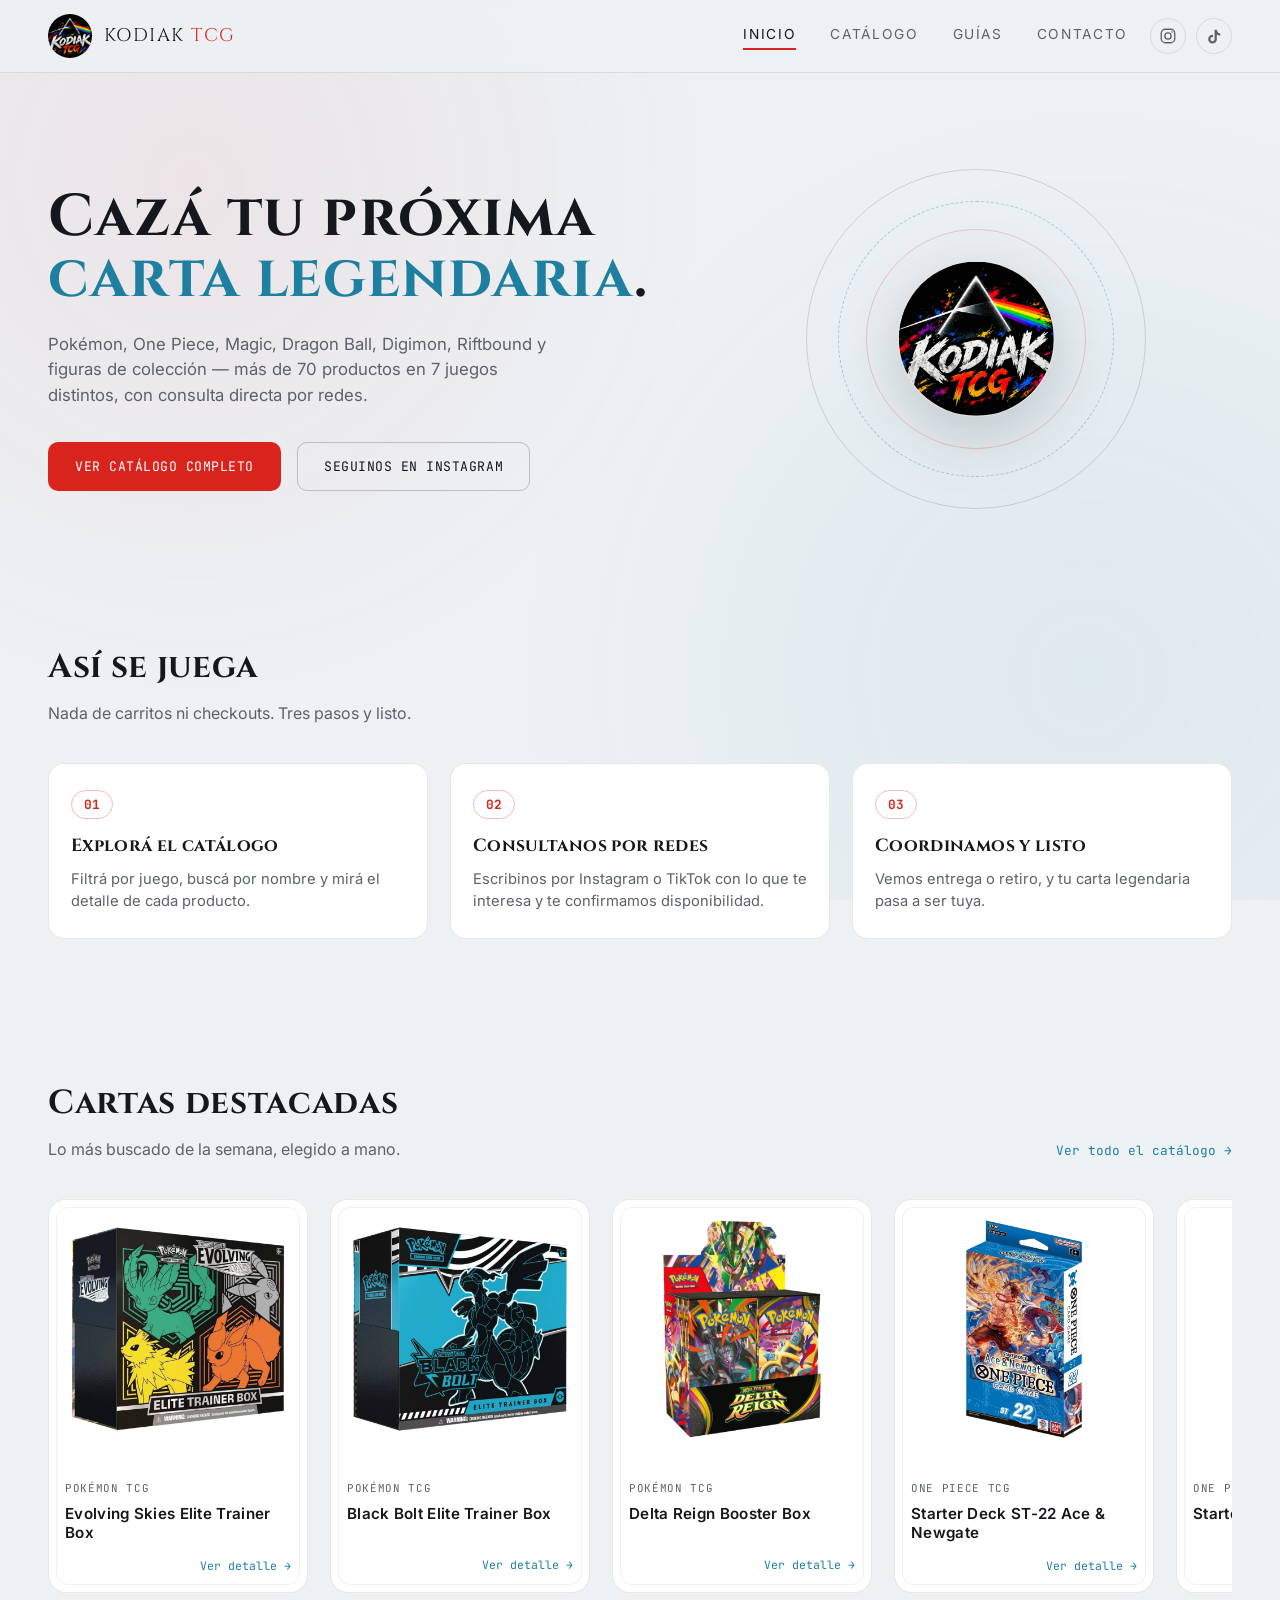
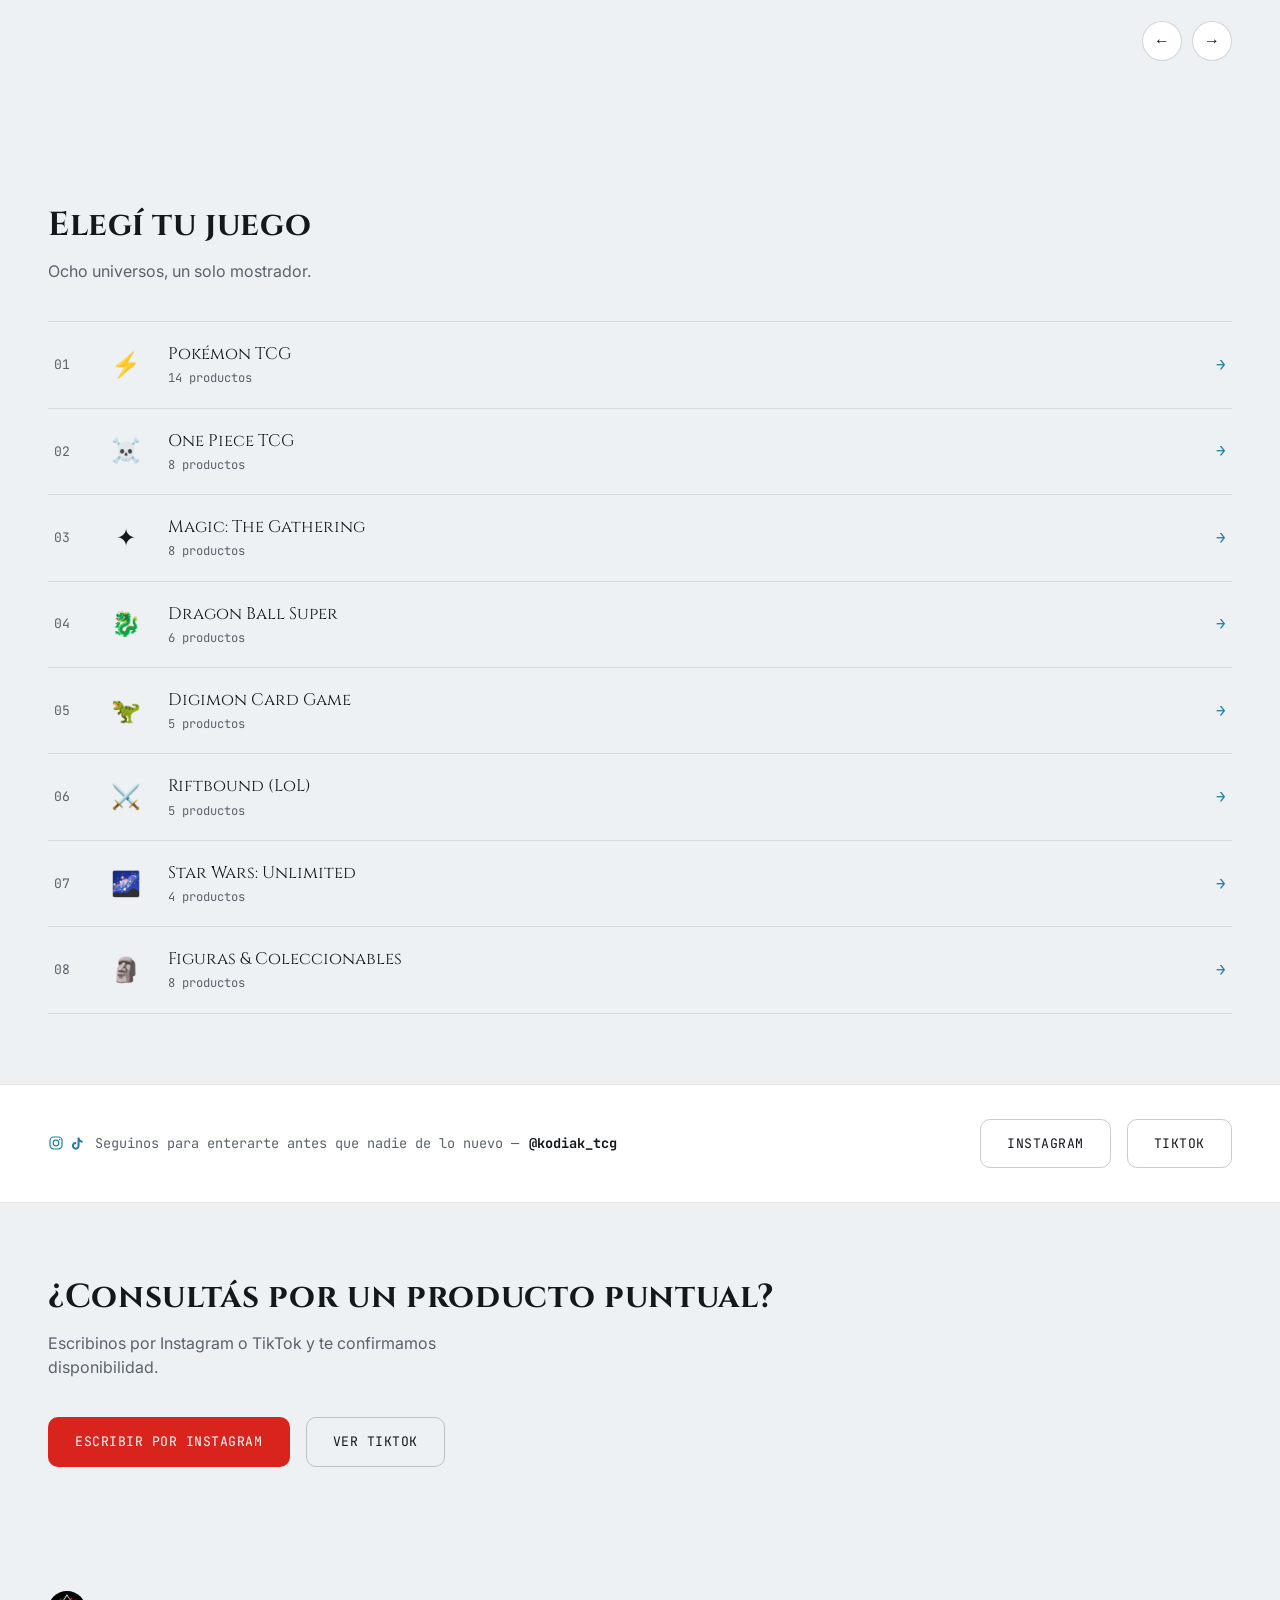
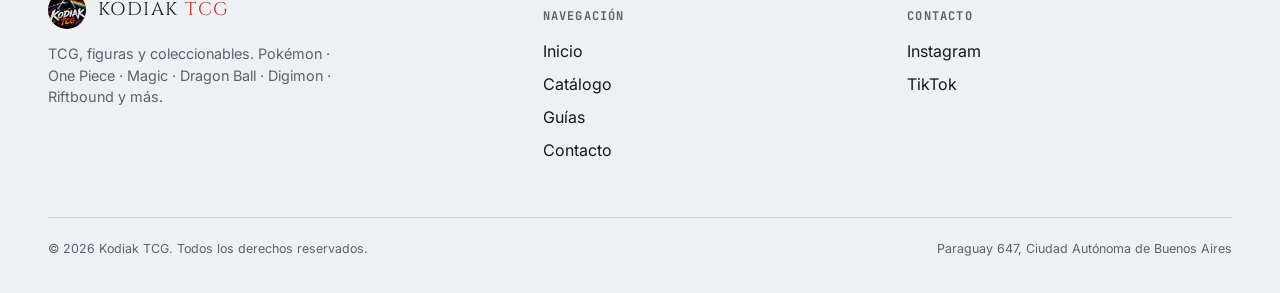
<file: index.html>
<!DOCTYPE html>
<html lang="es-AR">

<head>
  <meta charset="UTF-8">
  <meta name="viewport" content="width=device-width, initial-scale=1.0">
  <title>Kodiak TCG — TCG, figuras y coleccionables</title>
  <meta name="description"
    content="Pokémon, One Piece, Magic, Dragon Ball, Digimon, Riftbound y figuras de colección. Seguinos en Instagram y TikTok.">
  <link rel="icon" href="assets/logo.png">
  <link rel="stylesheet" href="css/style.css">
</head>

<body>
  <div class="bg-noise"></div>

  <header class="site-header">
    <div class="wrap">
      <a href="index.html" class="brand">
        <img src="assets/logo.png" alt="Kodiak TCG">
        <span class="brand-name">KODIAK <span>TCG</span></span>
      </a>
      <div class="nav-right">
        <nav class="nav-links">
          <a href="index.html" class="active">Inicio</a>
          <a href="products.html">Catálogo</a>
          <a href="guias.html">Guías</a>
          <a href="#contacto">Contacto</a>
        </nav>
        <div class="social-icons">
          <a href="#" data-ig-link target="_blank" rel="noopener" aria-label="Instagram">
            <svg viewBox="0 0 24 24" width="18" height="18" fill="none" stroke="currentColor" stroke-width="1.8"
              stroke-linecap="round" stroke-linejoin="round">
              <rect x="3" y="3" width="18" height="18" rx="5.5" />
              <circle cx="12" cy="12" r="4.2" />
              <circle cx="17.4" cy="6.6" r="1.1" fill="currentColor" stroke="none" />
            </svg>
          </a>
          <a href="#" data-tiktok-link target="_blank" rel="noopener" aria-label="TikTok">
            <svg viewBox="0 0 24 24" width="17" height="17" fill="currentColor">
              <path
                d="M16.6 5.82c-.85-.93-1.32-2.13-1.32-3.4h-3.2v13.34c0 1.6-1.3 2.9-2.9 2.9-1.6 0-2.9-1.3-2.9-2.9 0-1.6 1.3-2.9 2.9-2.9.28 0 .55.04.8.12v-3.28a6.14 6.14 0 0 0-.8-.05c-3.37 0-6.1 2.73-6.1 6.1 0 3.37 2.73 6.1 6.1 6.1 3.37 0 6.1-2.73 6.1-6.1V9.28a8.36 8.36 0 0 0 4.9 1.56V7.64c-1.16 0-2.26-.4-3.18-1.08a5.6 5.6 0 0 1-.4-.74z" />
            </svg>
          </a>
        </div>
        <button class="hamburger" aria-label="Abrir menú"><span></span><span></span><span></span></button>
      </div>
    </div>
  </header>

  <main>
    <!-- HERO -->
    <section class="hero">
      <div class="wrap">
        <div>
          <h1>Cazá tu próxima <em>carta legendaria</em>.</h1>
          <p class="lead">Pokémon, One Piece, Magic, Dragon Ball, Digimon, Riftbound y figuras de colección — más de 70
            productos en 7 juegos distintos, con consulta directa por redes.</p>
          <div class="hero-actions">
            <a href="products.html" class="btn btn-primary">Ver catálogo completo</a>
            <a href="#" data-ig-link target="_blank" rel="noopener" class="btn btn-outline">Seguinos en Instagram</a>
          </div>
        </div>
        <div class="hero-emblem">
          <div class="emblem-ring ring-1"></div>
          <div class="emblem-ring ring-2"></div>
          <div class="emblem-ring ring-3"></div>
          <img src="assets/logo.png" alt="Kodiak TCG" class="emblem-logo">
        </div>
      </div>
    </section>

    <!-- CÓMO FUNCIONA -->
    <section class="section how-it-works">
      <div class="wrap">
        <div class="section-head">
          <div>
            <h2>Así se juega</h2>
            <p>Nada de carritos ni checkouts. Tres pasos y listo.</p>
          </div>
        </div>
        <div class="steps-grid">
          <div class="step-card">
            <span class="step-num">01</span>
            <h3>Explorá el catálogo</h3>
            <p>Filtrá por juego, buscá por nombre y mirá el detalle de cada producto.</p>
          </div>
          <div class="step-card">
            <span class="step-num">02</span>
            <h3>Consultanos por redes</h3>
            <p>Escribinos por Instagram o TikTok con lo que te interesa y te confirmamos disponibilidad.</p>
          </div>
          <div class="step-card">
            <span class="step-num">03</span>
            <h3>Coordinamos y listo</h3>
            <p>Vemos entrega o retiro, y tu carta legendaria pasa a ser tuya.</p>
          </div>
        </div>
      </div>
    </section>

    <!-- DESTACADOS -->
    <section class="section" id="destacados">
      <div class="wrap">
        <div class="section-head">
          <div>
            <h2>Cartas destacadas</h2>
            <p>Lo más buscado de la semana, elegido a mano.</p>
          </div>
          <a href="products.html" class="section-link">Ver todo el catálogo →</a>
        </div>
        <div class="carousel-shell">
          <div class="carousel-track" id="carouselTrack"></div>
          <div class="carousel-nav">
            <button id="carPrev" aria-label="Anterior">←</button>
            <button id="carNext" aria-label="Siguiente">→</button>
          </div>
        </div>
      </div>
    </section>

    <!-- CATEGORÍAS -->
    <section class="section" id="categorias">
      <div class="wrap">
        <div class="section-head">
          <div>
            <h2>Elegí tu juego</h2>
            <p>Ocho universos, un solo mostrador.</p>
          </div>
        </div>
        <div class="chapter-list" id="chapterList"></div>
      </div>
    </section>

    <!-- BANDA REDES -->
    <section class="ig-band">
      <div class="wrap">
        <p class="ig-band-text">
          <span class="ig-band-icons">
            <svg viewBox="0 0 24 24" width="16" height="16" fill="none" stroke="currentColor" stroke-width="1.8"
              stroke-linecap="round" stroke-linejoin="round">
              <rect x="3" y="3" width="18" height="18" rx="5.5" />
              <circle cx="12" cy="12" r="4.2" />
              <circle cx="17.4" cy="6.6" r="1.1" fill="currentColor" stroke="none" />
            </svg>
            <svg viewBox="0 0 24 24" width="15" height="15" fill="currentColor">
              <path
                d="M16.6 5.82c-.85-.93-1.32-2.13-1.32-3.4h-3.2v13.34c0 1.6-1.3 2.9-2.9 2.9-1.6 0-2.9-1.3-2.9-2.9 0-1.6 1.3-2.9 2.9-2.9.28 0 .55.04.8.12v-3.28a6.14 6.14 0 0 0-.8-.05c-3.37 0-6.1 2.73-6.1 6.1 0 3.37 2.73 6.1 6.1 6.1 3.37 0 6.1-2.73 6.1-6.1V9.28a8.36 8.36 0 0 0 4.9 1.56V7.64c-1.16 0-2.26-.4-3.18-1.08a5.6 5.6 0 0 1-.4-.74z" />
            </svg>
          </span>
          Seguinos para enterarte antes que nadie de lo nuevo — <strong>@kodiak_tcg</strong>
        </p>
        <div class="hero-actions" style="margin-top:0;">
          <a href="#" data-ig-link target="_blank" rel="noopener" class="btn btn-outline">Instagram</a>
          <a href="#" data-tiktok-link target="_blank" rel="noopener" class="btn btn-outline">TikTok</a>
        </div>
      </div>
    </section>

    <!-- CONTACTO -->
    <section class="section" id="contacto">
      <div class="wrap">
        <div class="section-head">
          <div>
            <h2>¿Consultás por un producto puntual?</h2>
            <p>Escribinos por Instagram o TikTok y te confirmamos disponibilidad.</p>
          </div>
        </div>
        <div class="hero-actions">
          <a href="#" data-ig-link target="_blank" rel="noopener" class="btn btn-primary">Escribir por Instagram</a>
          <a href="#" data-tiktok-link target="_blank" rel="noopener" class="btn btn-outline">Ver TikTok</a>
        </div>
      </div>
    </section>
  </main>

  <footer class="site-footer">
    <div class="wrap">
      <div class="footer-grid">
        <div>
          <div class="footer-brand">
            <img src="assets/logo.png" alt="Kodiak TCG">
            <span class="brand-name">KODIAK <span>TCG</span></span>
          </div>
          <p style="color:var(--bone-dim); max-width:32ch; font-size:0.9rem;">TCG, figuras y coleccionables. Pokémon ·
            One Piece · Magic · Dragon Ball · Digimon · Riftbound y más.</p>
        </div>
        <div>
          <h4>Navegación</h4>
          <ul>
            <li><a href="index.html">Inicio</a></li>
            <li><a href="products.html">Catálogo</a></li>
            <li><a href="guias.html">Guías</a></li>
            <li><a href="#contacto">Contacto</a></li>
          </ul>
        </div>
        <div>
          <h4>Contacto</h4>
          <ul>
            <li><a href="#" data-ig-link target="_blank" rel="noopener">Instagram</a></li>
            <li><a href="#" data-tiktok-link target="_blank" rel="noopener">TikTok</a></li>
          </ul>
        </div>
      </div>
      <div class="footer-bottom">
        <span>© 2026 Kodiak TCG. Todos los derechos reservados.</span>
        <span>Paraguay 647, Ciudad Autónoma de Buenos Aires</span>
      </div>
    </div>
  </footer>

  <script src="js/products.js"></script>
  <script src="js/main.js"></script>
  <script>
    document.addEventListener("DOMContentLoaded", () => {
      // Carrusel de destacados
      const featured = PRODUCTS.filter((p) => p.featured);
      const track = document.getElementById("carouselTrack");
      track.innerHTML = featured.map(cardHTML).join("");
      attachCardHandlers(track, featured);

      const auto = initAutoCarousel(track, { interval: 3200 });
      document.getElementById("carPrev").addEventListener("click", () => {
        auto.stop();
        track.scrollBy({ left: -280, behavior: "smooth" });
      });
      document.getElementById("carNext").addEventListener("click", () => {
        auto.stop();
        auto.step();
      });

      // Índice de categorías (tabla de contenidos)
      const chapterList = document.getElementById("chapterList");
      chapterList.innerHTML = CATEGORIES.map((c, i) => {
        const count = PRODUCTS.filter((p) => p.category === c.id).length;
        const meta = CATEGORY_META[c.id];
        return `<a class="chapter-row" href="products.html#${c.id}">
          <span class="chapter-index">${String(i + 1).padStart(2, "0")}</span>
          <span class="chapter-icon">${meta.emoji}</span>
          <span class="chapter-info">
            <span class="chapter-name">${c.name}</span>
            <span class="chapter-count">${count} productos</span>
          </span>
          <span class="chapter-arrow">→</span>
        </a>`;
      }).join("");
    });
  </script>
</body>

</html>
</file>
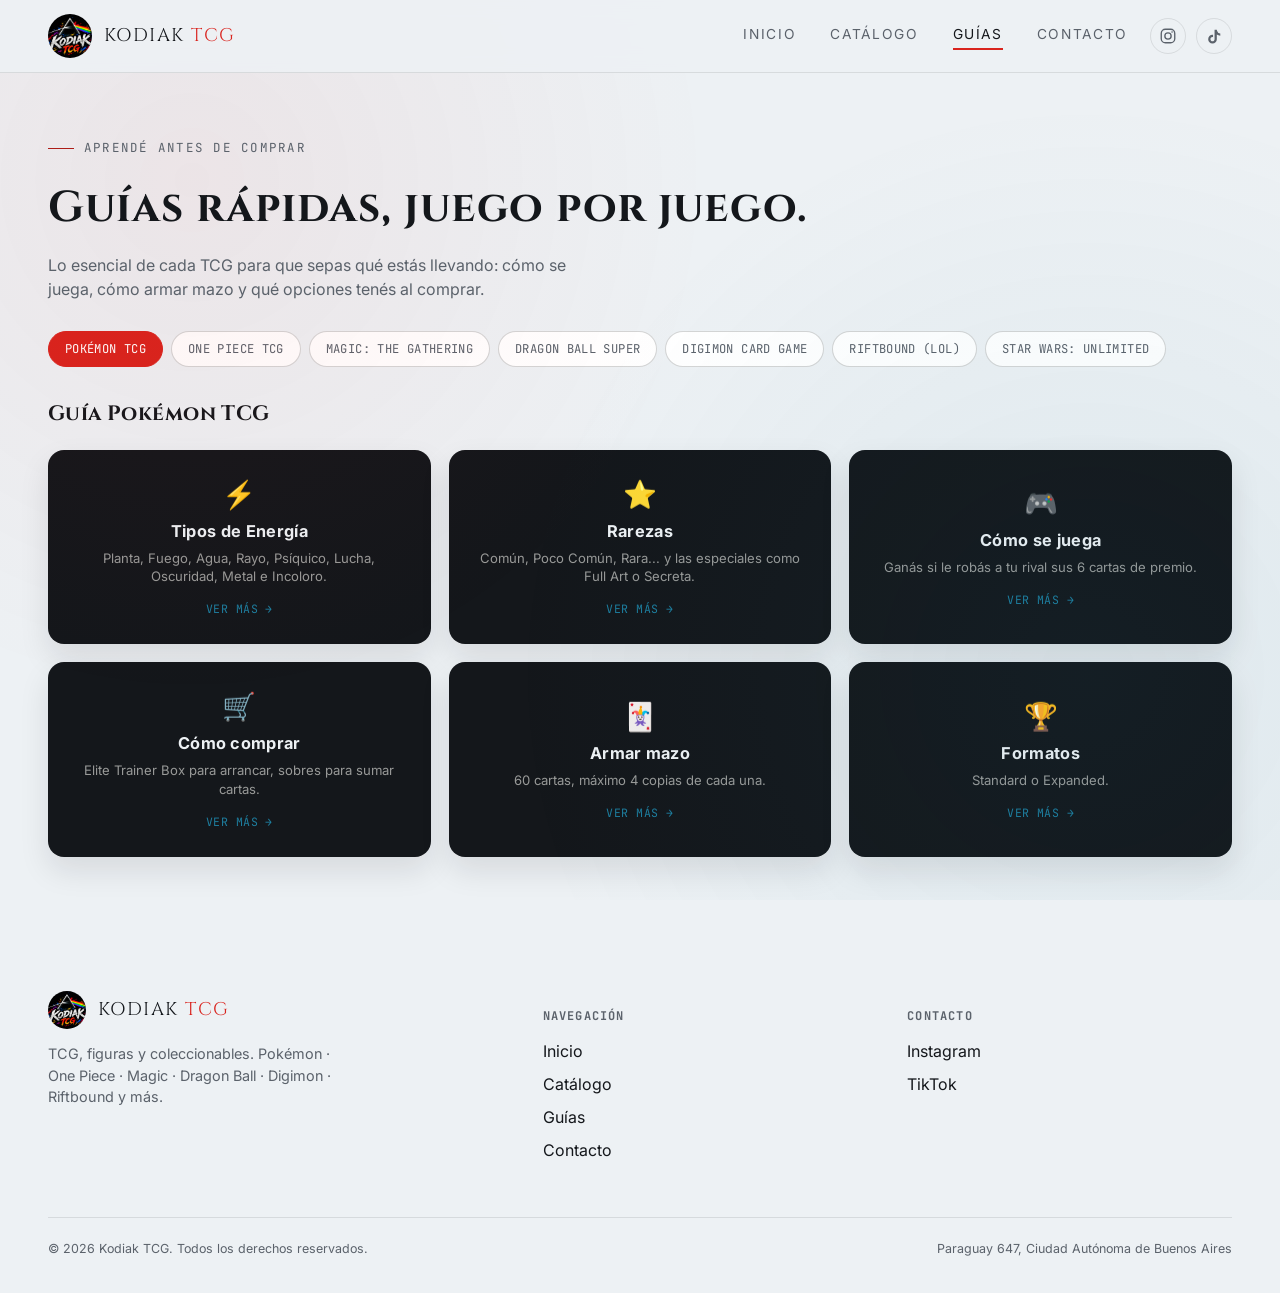
<file: guias.html>
<!DOCTYPE html>
<html lang="es-AR">

<head>
  <meta charset="UTF-8">
  <meta name="viewport" content="width=device-width, initial-scale=1.0">
  <title>Guías — Kodiak TCG</title>
  <meta name="description"
    content="Guías rápidas de Pokémon TCG, One Piece, Magic, Dragon Ball, Digimon, Riftbound y Star Wars: Unlimited. Aprendé a jugar y a comprar.">
  <link rel="icon" href="assets/logo.png">
  <link rel="stylesheet" href="css/style.css">
</head>

<body>
  <div class="bg-noise"></div>

  <header class="site-header">
    <div class="wrap">
      <a href="index.html" class="brand">
        <img src="assets/logo.png" alt="Kodiak TCG">
        <span class="brand-name">KODIAK <span>TCG</span></span>
      </a>
      <div class="nav-right">
        <nav class="nav-links">
          <a href="index.html">Inicio</a>
          <a href="products.html">Catálogo</a>
          <a href="guias.html" class="active">Guías</a>
          <a href="index.html#contacto">Contacto</a>
        </nav>
        <div class="social-icons">
          <a href="#" data-ig-link target="_blank" rel="noopener" aria-label="Instagram">
            <svg viewBox="0 0 24 24" width="18" height="18" fill="none" stroke="currentColor" stroke-width="1.8"
              stroke-linecap="round" stroke-linejoin="round">
              <rect x="3" y="3" width="18" height="18" rx="5.5" />
              <circle cx="12" cy="12" r="4.2" />
              <circle cx="17.4" cy="6.6" r="1.1" fill="currentColor" stroke="none" />
            </svg>
          </a>
          <a href="#" data-tiktok-link target="_blank" rel="noopener" aria-label="TikTok">
            <svg viewBox="0 0 24 24" width="17" height="17" fill="currentColor">
              <path
                d="M16.6 5.82c-.85-.93-1.32-2.13-1.32-3.4h-3.2v13.34c0 1.6-1.3 2.9-2.9 2.9-1.6 0-2.9-1.3-2.9-2.9 0-1.6 1.3-2.9 2.9-2.9.28 0 .55.04.8.12v-3.28a6.14 6.14 0 0 0-.8-.05c-3.37 0-6.1 2.73-6.1 6.1 0 3.37 2.73 6.1 6.1 6.1 3.37 0 6.1-2.73 6.1-6.1V9.28a8.36 8.36 0 0 0 4.9 1.56V7.64c-1.16 0-2.26-.4-3.18-1.08a5.6 5.6 0 0 1-.4-.74z" />
            </svg>
          </a>
        </div>
        <button class="hamburger" aria-label="Abrir menú"><span></span><span></span><span></span></button>
      </div>
    </div>
  </header>

  <main>
    <section class="guide-header">
      <div class="wrap">
        <p class="eyebrow">Aprendé antes de comprar</p>
        <h1>Guías rápidas, juego por juego.</h1>
        <p>Lo esencial de cada TCG para que sepas qué estás llevando: cómo se juega, cómo armar mazo y qué opciones
          tenés al comprar.</p>
      </div>
    </section>

    <div class="wrap">
      <div class="guide-tabs" id="guideTabs"></div>
      <h2 class="guide-active-title" id="guideActiveTitle"></h2>
      <div class="guide-grid" id="guideGrid"></div>
    </div>
  </main>

  <footer class="site-footer">
    <div class="wrap">
      <div class="footer-grid">
        <div>
          <div class="footer-brand">
            <img src="assets/logo.png" alt="Kodiak TCG">
            <span class="brand-name">KODIAK <span>TCG</span></span>
          </div>
          <p style="color:var(--bone-dim); max-width:32ch; font-size:0.9rem;">TCG, figuras y coleccionables. Pokémon ·
            One Piece · Magic · Dragon Ball · Digimon · Riftbound y más.</p>
        </div>
        <div>
          <h4>Navegación</h4>
          <ul>
            <li><a href="index.html">Inicio</a></li>
            <li><a href="products.html">Catálogo</a></li>
            <li><a href="guias.html">Guías</a></li>
            <li><a href="index.html#contacto">Contacto</a></li>
          </ul>
        </div>
        <div>
          <h4>Contacto</h4>
          <ul>
            <li><a href="#" data-ig-link target="_blank" rel="noopener">Instagram</a></li>
            <li><a href="#" data-tiktok-link target="_blank" rel="noopener">TikTok</a></li>
          </ul>
        </div>
      </div>
      <div class="footer-bottom">
        <span>© 2026 Kodiak TCG. Todos los derechos reservados.</span>
        <span>Paraguay 647, Ciudad Autónoma de Buenos Aires</span>
      </div>
    </div>
  </footer>

  <script src="js/products.js"></script>
  <script src="js/guides.js"></script>
  <script src="js/main.js"></script>
  <script>
    document.addEventListener("DOMContentLoaded", () => {
      const tabsEl = document.getElementById("guideTabs");
      const gridEl = document.getElementById("guideGrid");

      let active = GUIDE_GAMES[0].id;
      const initialHash = window.location.hash.replace("#", "");
      if (GUIDE_GAMES.some((g) => g.id === initialHash)) active = initialHash;

      function renderTabs() {
        tabsEl.innerHTML = GUIDE_GAMES.map(
          (g) => `<button class="guide-tab ${g.id === active ? "active" : ""}" data-game="${g.id}">${g.name}</button>`
        ).join("");
      }

      function renderGrid() {
        const game = GUIDE_GAMES.find((g) => g.id === active);
        document.getElementById("guideActiveTitle").textContent = `Guía ${game.name}`;
        gridEl.innerHTML = game.topics
          .map(
            (t, i) => `<button class="guide-plate" data-topic="${i}" aria-label="Abrir ${t.title}">
            <span class="guide-plate-icon">${t.icon}</span>
            <h3>${t.title}</h3>
            <p>${t.teaser}</p>
            <span class="guide-plate-cta">Ver más →</span>
          </button>`
          )
          .join("");
        gridEl.querySelectorAll(".guide-plate").forEach((el) => {
          el.addEventListener("click", () => openGuideModal(game, game.topics[Number(el.dataset.topic)]));
        });
      }

      /* ---------- Modal de guía ---------- */
      function ensureGuideModal() {
        if (document.getElementById("guideModal")) return;
        const overlay = document.createElement("div");
        overlay.className = "modal-overlay";
        overlay.id = "guideModal";
        overlay.innerHTML = `
        <div class="guide-modal-box">
          <button class="modal-close" aria-label="Cerrar">✕</button>
          <span class="guide-modal-icon" id="guideModalIcon"></span>
          <span class="card-cat" id="guideModalGame"></span>
          <h3 id="guideModalTitle"></h3>
          <p class="modal-desc" id="guideModalDesc"></p>
        </div>`;
        document.body.appendChild(overlay);
        overlay.addEventListener("click", (e) => {
          if (e.target === overlay || e.target.classList.contains("modal-close")) closeGuideModal();
        });
        document.addEventListener("keydown", (e) => {
          if (e.key === "Escape") closeGuideModal();
        });
      }
      function openGuideModal(game, topic) {
        ensureGuideModal();
        document.getElementById("guideModalIcon").textContent = topic.icon;
        document.getElementById("guideModalGame").textContent = game.name;
        document.getElementById("guideModalTitle").textContent = topic.title;
        document.getElementById("guideModalDesc").textContent = topic.desc;
        document.getElementById("guideModal").classList.add("open");
      }
      function closeGuideModal() {
        const overlay = document.getElementById("guideModal");
        if (overlay) overlay.classList.remove("open");
      }

      tabsEl.addEventListener("click", (e) => {
        const btn = e.target.closest(".guide-tab");
        if (!btn) return;
        active = btn.dataset.game;
        history.replaceState(null, "", `#${active}`);
        renderTabs();
        renderGrid();
      });

      renderTabs();
      renderGrid();
    });
  </script>
</body>

</html>
</file>
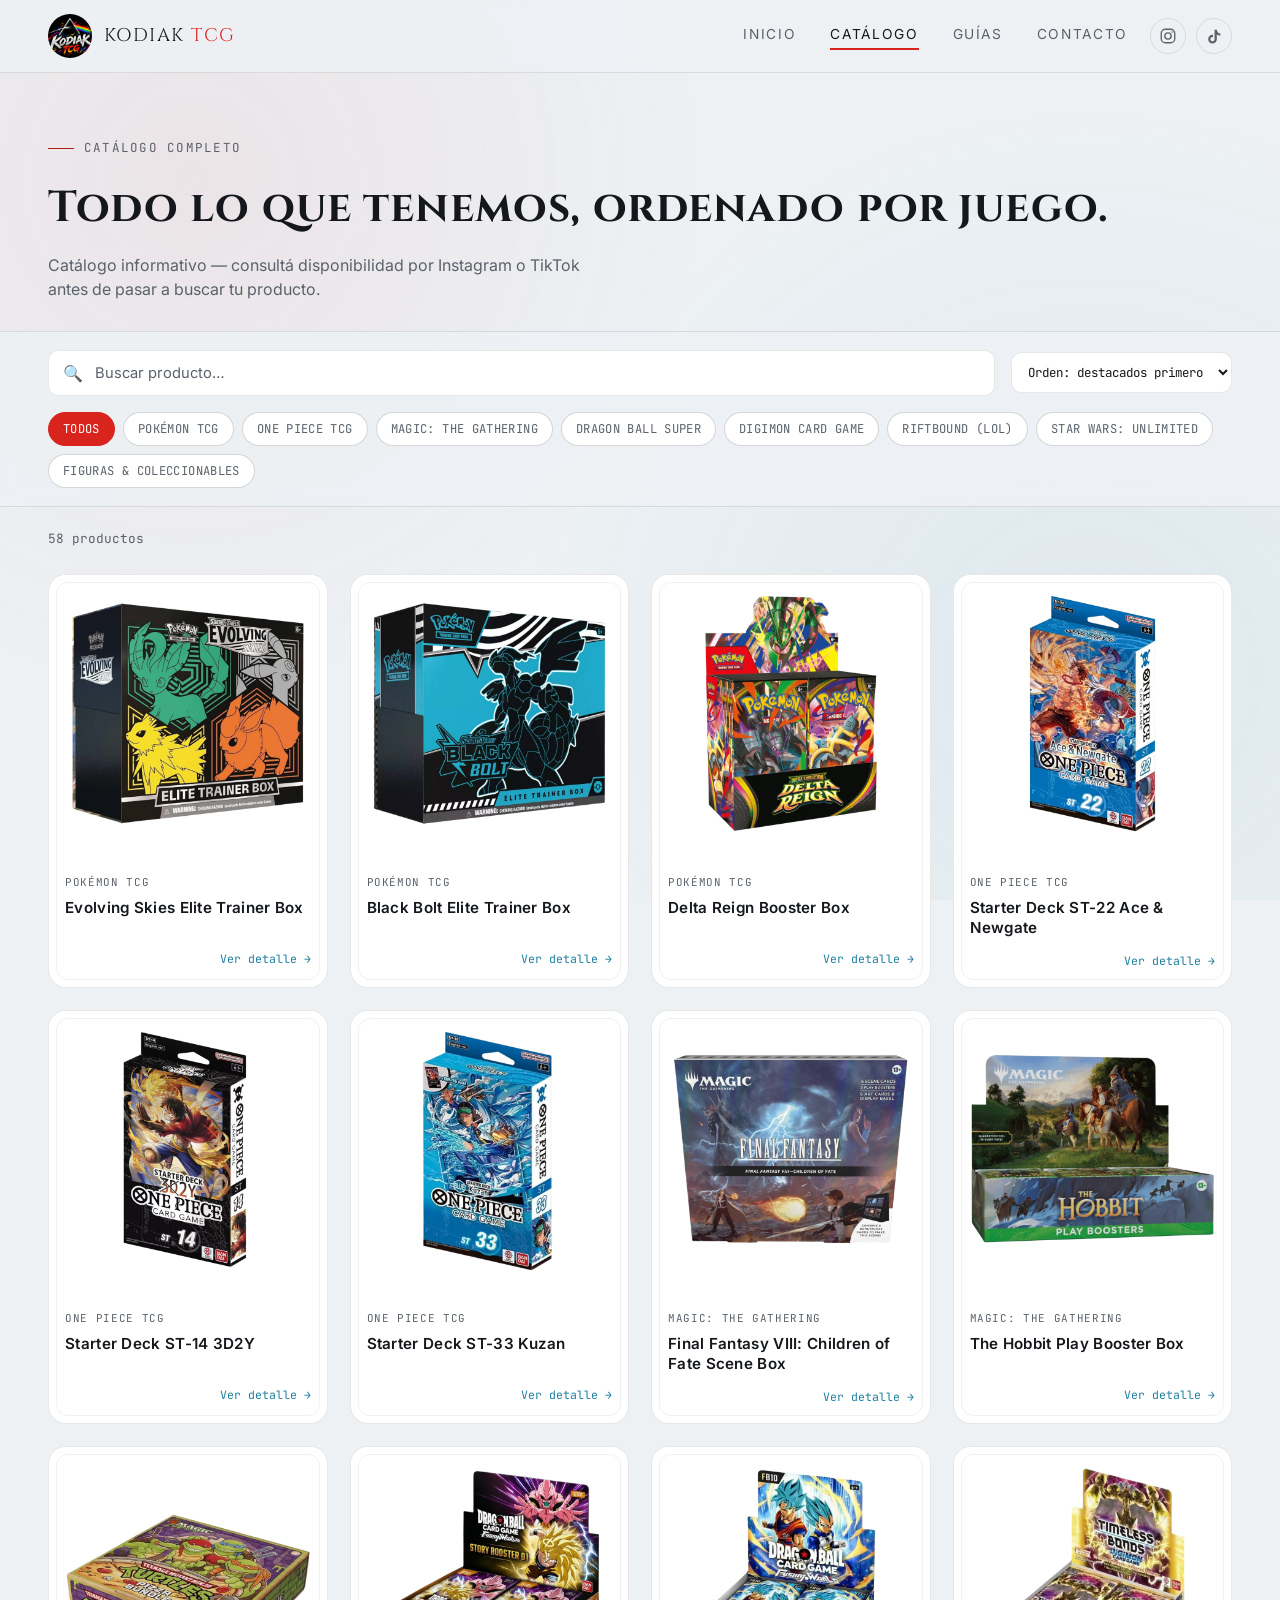
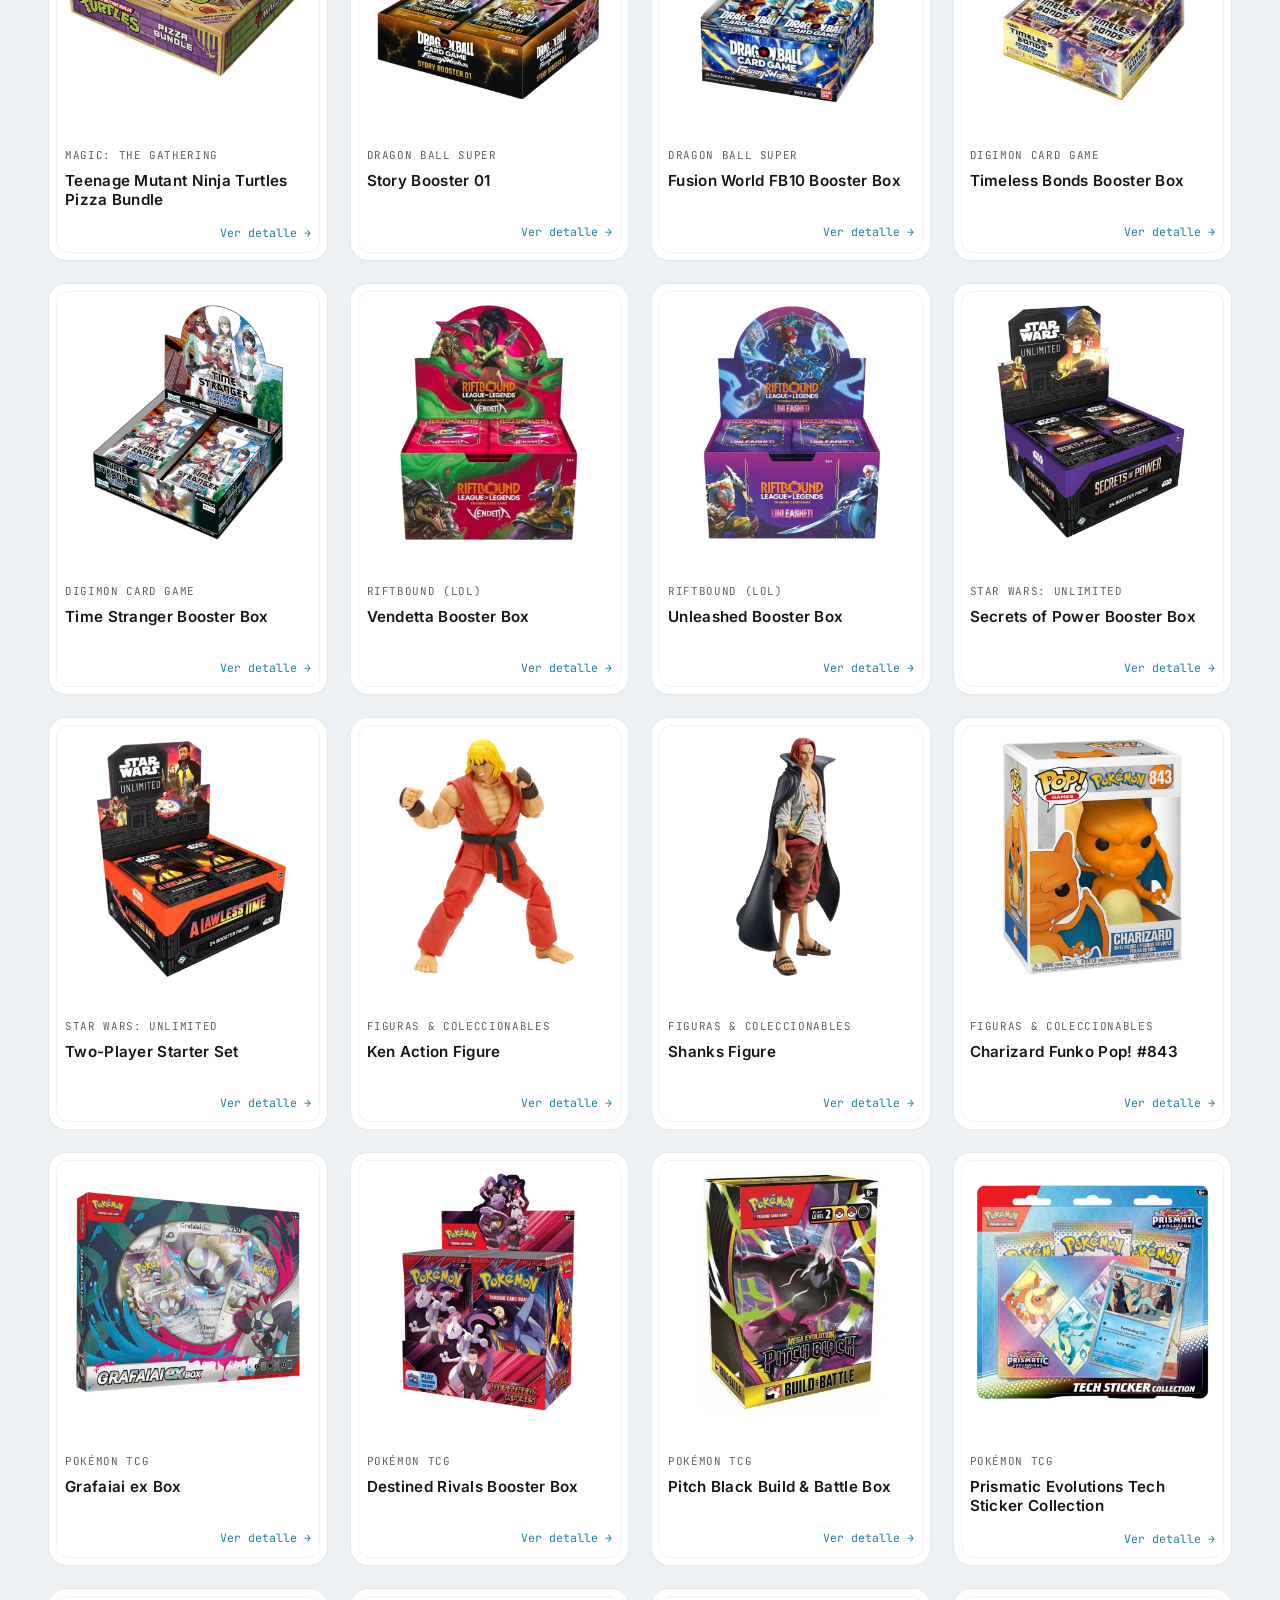
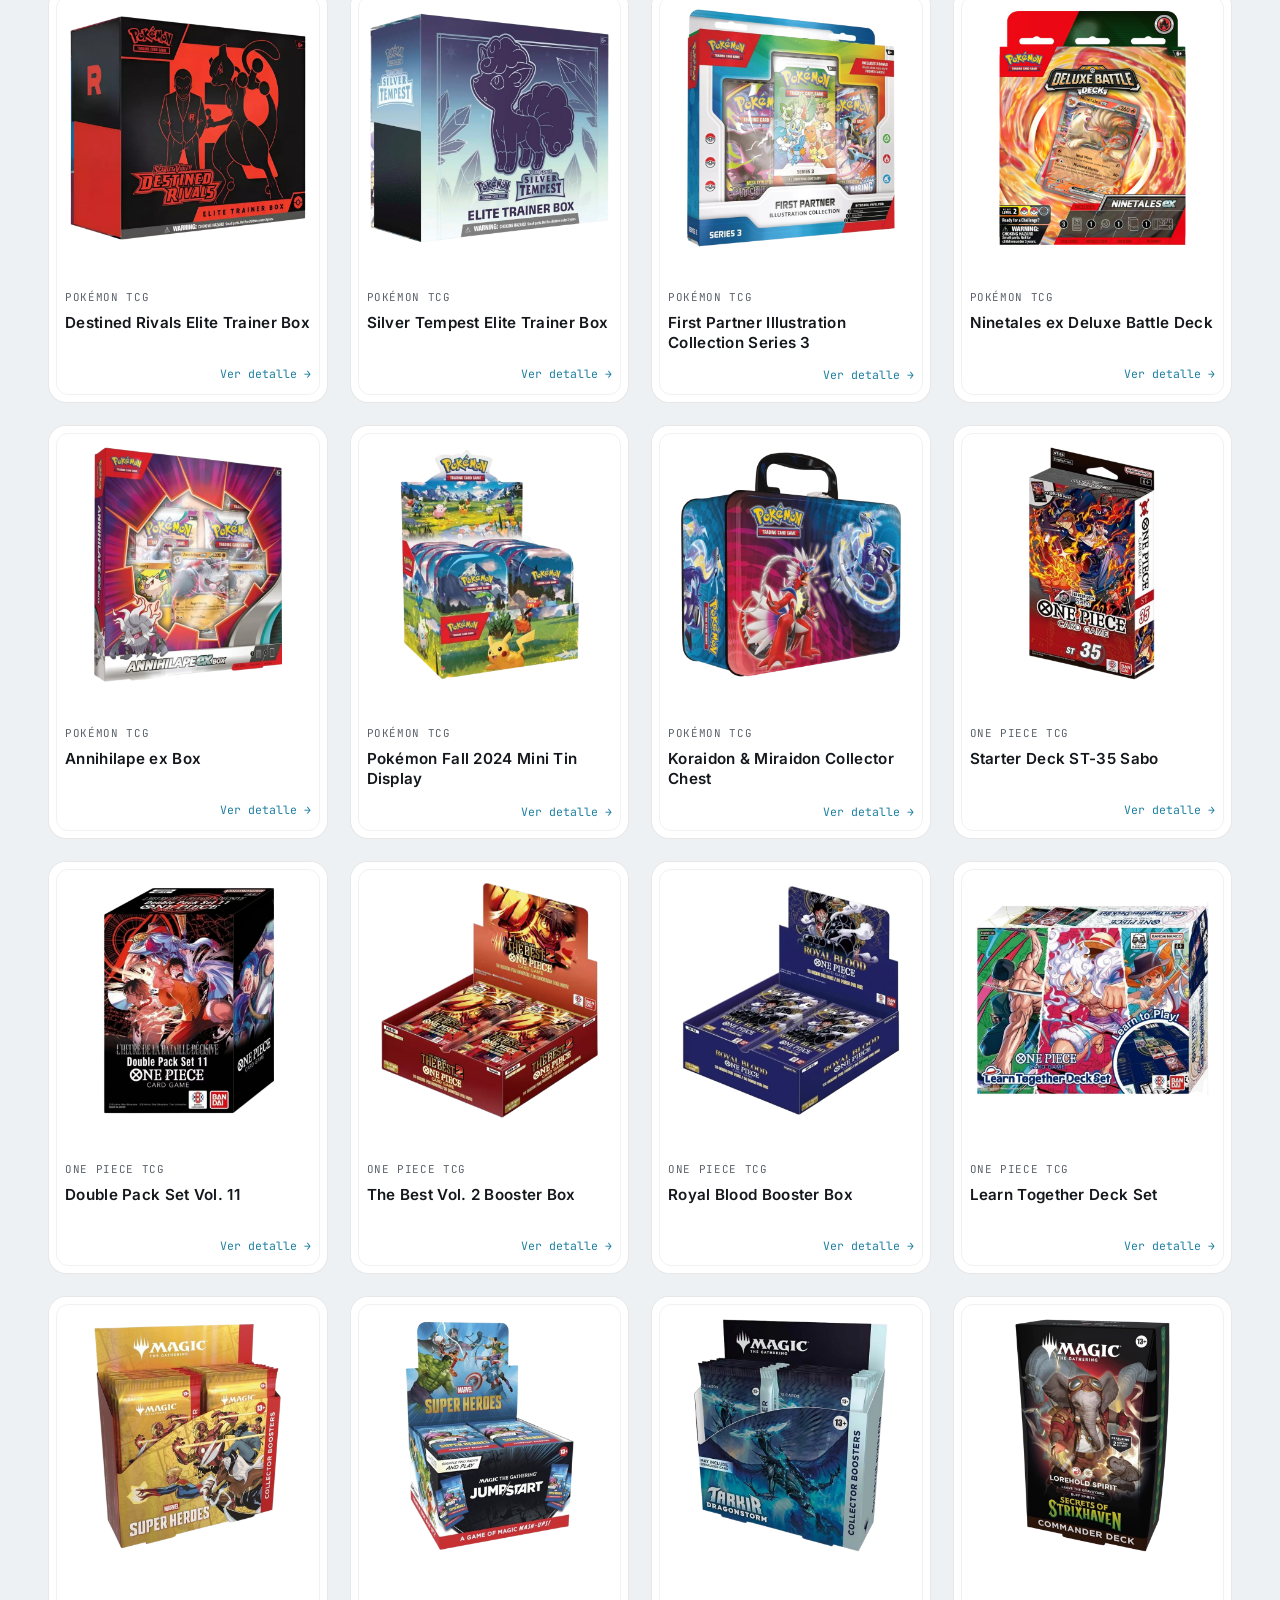
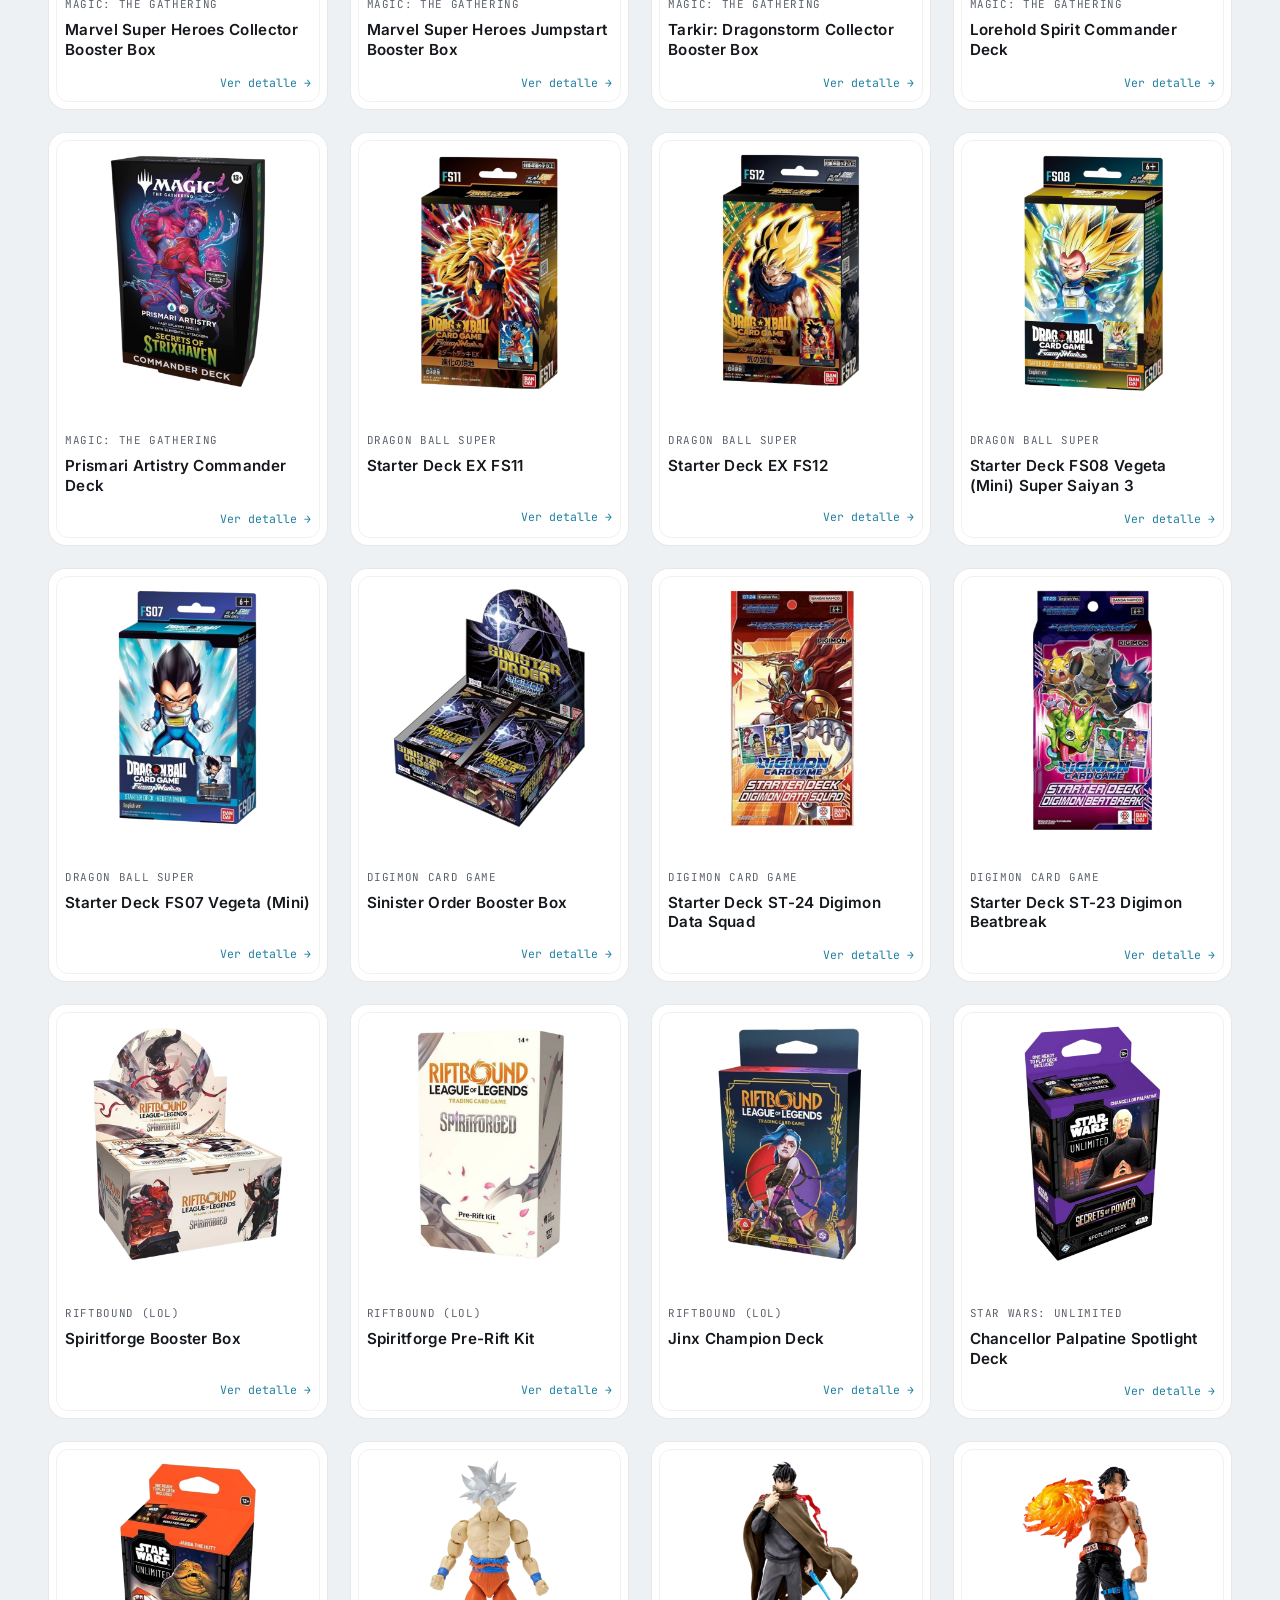
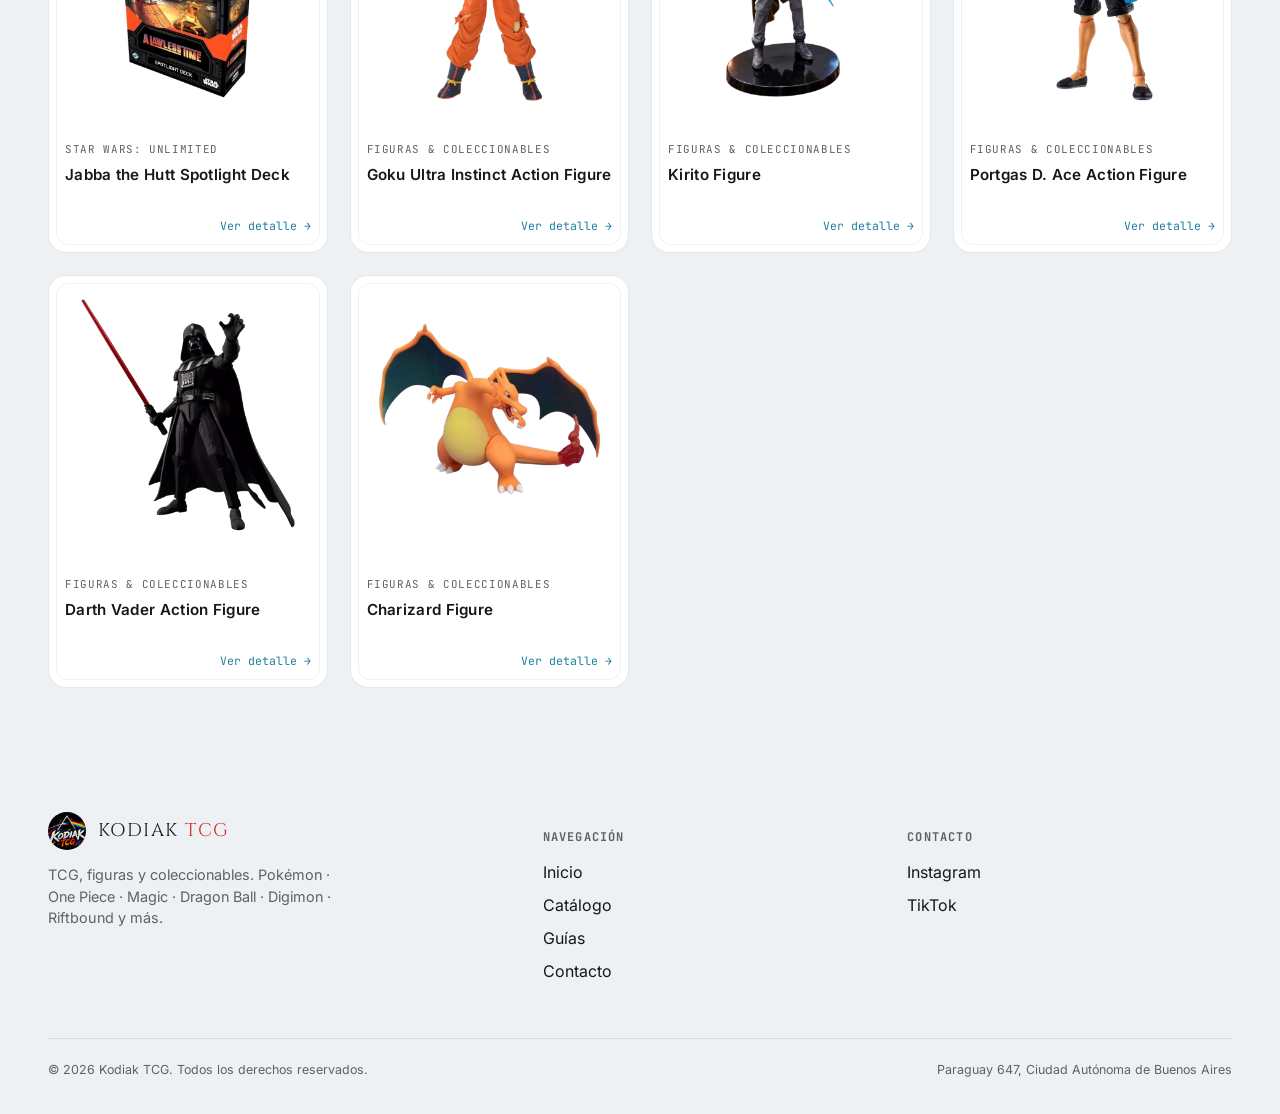
<file: products.html>
<!DOCTYPE html>
<html lang="es-AR">

<head>
  <meta charset="UTF-8">
  <meta name="viewport" content="width=device-width, initial-scale=1.0">
  <title>Catálogo — Kodiak TCG</title>
  <meta name="description"
    content="Catálogo completo de Kodiak TCG: Pokémon, One Piece, Magic, Dragon Ball, Digimon, Riftbound, Star Wars y figuras de colección.">
  <link rel="icon" href="assets/logo.png">
  <link rel="stylesheet" href="css/style.css">
</head>

<body>
  <div class="bg-noise"></div>

  <header class="site-header">
    <div class="wrap">
      <a href="index.html" class="brand">
        <img src="assets/logo.png" alt="Kodiak TCG">
        <span class="brand-name">KODIAK <span>TCG</span></span>
      </a>
      <div class="nav-right">
        <nav class="nav-links">
          <a href="index.html">Inicio</a>
          <a href="products.html" class="active">Catálogo</a>
          <a href="guias.html">Guías</a>
          <a href="index.html#contacto">Contacto</a>
        </nav>
        <div class="social-icons">
          <a href="#" data-ig-link target="_blank" rel="noopener" aria-label="Instagram">
            <svg viewBox="0 0 24 24" width="18" height="18" fill="none" stroke="currentColor" stroke-width="1.8"
              stroke-linecap="round" stroke-linejoin="round">
              <rect x="3" y="3" width="18" height="18" rx="5.5" />
              <circle cx="12" cy="12" r="4.2" />
              <circle cx="17.4" cy="6.6" r="1.1" fill="currentColor" stroke="none" />
            </svg>
          </a>
          <a href="#" data-tiktok-link target="_blank" rel="noopener" aria-label="TikTok">
            <svg viewBox="0 0 24 24" width="17" height="17" fill="currentColor">
              <path
                d="M16.6 5.82c-.85-.93-1.32-2.13-1.32-3.4h-3.2v13.34c0 1.6-1.3 2.9-2.9 2.9-1.6 0-2.9-1.3-2.9-2.9 0-1.6 1.3-2.9 2.9-2.9.28 0 .55.04.8.12v-3.28a6.14 6.14 0 0 0-.8-.05c-3.37 0-6.1 2.73-6.1 6.1 0 3.37 2.73 6.1 6.1 6.1 3.37 0 6.1-2.73 6.1-6.1V9.28a8.36 8.36 0 0 0 4.9 1.56V7.64c-1.16 0-2.26-.4-3.18-1.08a5.6 5.6 0 0 1-.4-.74z" />
            </svg>
          </a>
        </div>
        <button class="hamburger" aria-label="Abrir menú"><span></span><span></span><span></span></button>
      </div>
    </div>
  </header>

  <main>
    <section class="catalog-header">
      <div class="wrap">
        <p class="eyebrow">Catálogo completo</p>
        <h1>Todo lo que tenemos, ordenado por juego.</h1>
        <p>Catálogo informativo — consultá disponibilidad por Instagram o TikTok antes de pasar a buscar tu producto.
        </p>
      </div>
    </section>

    <section class="catalog-controls">
      <div class="wrap">
        <div class="controls-row">
          <div class="search-box">
            <span>🔍</span>
            <input type="text" id="searchInput" placeholder="Buscar producto…">
          </div>
          <select class="sort-select" id="sortSelect">
            <option value="default">Orden: destacados primero</option>
            <option value="az">Orden: A–Z</option>
            <option value="za">Orden: Z–A</option>
          </select>
        </div>
        <div class="chip-row" id="chipRow" style="margin-top:16px;"></div>
      </div>
    </section>

    <div class="wrap">
      <p class="catalog-meta" id="catalogMeta"></p>
      <div class="catalog-grid" id="catalogGrid"></div>
    </div>
  </main>

  <footer class="site-footer">
    <div class="wrap">
      <div class="footer-grid">
        <div>
          <div class="footer-brand">
            <img src="assets/logo.png" alt="Kodiak TCG">
            <span class="brand-name">KODIAK <span>TCG</span></span>
          </div>
          <p style="color:var(--bone-dim); max-width:32ch; font-size:0.9rem;">TCG, figuras y coleccionables. Pokémon ·
            One Piece · Magic · Dragon Ball · Digimon · Riftbound y más.</p>
        </div>
        <div>
          <h4>Navegación</h4>
          <ul>
            <li><a href="index.html">Inicio</a></li>
            <li><a href="products.html">Catálogo</a></li>
            <li><a href="guias.html">Guías</a></li>
            <li><a href="index.html#contacto">Contacto</a></li>
          </ul>
        </div>
        <div>
          <h4>Contacto</h4>
          <ul>
            <li><a href="#" data-ig-link target="_blank" rel="noopener">Instagram</a></li>
            <li><a href="#" data-tiktok-link target="_blank" rel="noopener">TikTok</a></li>
          </ul>
        </div>
      </div>
      <div class="footer-bottom">
        <span>© 2026 Kodiak TCG. Todos los derechos reservados.</span>
        <span>Paraguay 647, Ciudad Autónoma de Buenos Aires</span>
      </div>
    </div>
  </footer>

  <script src="js/products.js"></script>
  <script src="js/main.js"></script>
  <script>
    document.addEventListener("DOMContentLoaded", () => {
      const grid = document.getElementById("catalogGrid");
      const meta = document.getElementById("catalogMeta");
      const chipRow = document.getElementById("chipRow");
      const searchInput = document.getElementById("searchInput");
      const sortSelect = document.getElementById("sortSelect");

      let activeCategory = "all";
      const initialHash = window.location.hash.replace("#", "");
      if (CATEGORIES.some((c) => c.id === initialHash)) activeCategory = initialHash;

      // Chips: "Todos" + una por categoría
      const chips = [{id: "all", name: "Todos"}, ...CATEGORIES];
      chipRow.innerHTML = chips
        .map((c) => `<button class="chip ${c.id === activeCategory ? "active" : ""}" data-cat="${c.id}">${c.name}</button>`)
        .join("");

      function render() {
        let list = PRODUCTS.filter((p) => activeCategory === "all" || p.category === activeCategory);

        const q = searchInput.value.trim().toLowerCase();
        if (q) list = list.filter((p) => p.name.toLowerCase().includes(q) || categoryName(p.category).toLowerCase().includes(q));

        const sort = sortSelect.value;
        if (sort === "az") list = [...list].sort((a, b) => a.name.localeCompare(b.name));
        else if (sort === "za") list = [...list].sort((a, b) => b.name.localeCompare(a.name));
        else list = [...list].sort((a, b) => (b.featured ? 1 : 0) - (a.featured ? 1 : 0));

        meta.textContent = `${list.length} producto${list.length === 1 ? "" : "s"}`;

        grid.innerHTML = list.length
          ? list.map(cardHTML).join("")
          : `<div class="empty-state" style="grid-column:1/-1;"><h3>No encontramos productos</h3><p>Probá con otra categoría o término de búsqueda.</p></div>`;

        attachCardHandlers(grid, list);
      }

      chipRow.addEventListener("click", (e) => {
        const btn = e.target.closest(".chip");
        if (!btn) return;
        activeCategory = btn.dataset.cat;
        chipRow.querySelectorAll(".chip").forEach((c) => c.classList.toggle("active", c === btn));
        history.replaceState(null, "", activeCategory === "all" ? "products.html" : `#${activeCategory}`);
        render();
      });
      searchInput.addEventListener("input", render);
      sortSelect.addEventListener("change", render);

      render();
    });
  </script>
</body>

</html>
</file>
<file: css/style.css>
/* ============================================================
   KODIAK TCG — Design tokens
   ============================================================ */
@import url('https://fonts.googleapis.com/css2?family=Cinzel:wght@500;600;700;900&family=Inter:wght@400;500;600;700&family=JetBrains+Mono:wght@400;600;700&display=swap');

:root {
  /* color — tema claro, distinto del negro de Omega Store */
  --ink: #EDF1F4;
  /* fondo general, gris acero muy claro */
  --ink-2: #FFFFFF;
  /* tarjetas / paneles */
  --ink-3: #E2E8ED;
  /* borde / degradé sutil */
  --bone: #14171B;
  /* texto principal (casi negro) */
  --bone-dim: #5B626B;
  /* texto secundario */
  --red: #D9241E;
  --red-dim: #AD1D18;
  --frost: #1E7FA0;
  /* celeste/hielo profundo, legible sobre fondo claro */
  --frost-dim: #145A73;
  --gold: #A6771F;
  --on-accent: #FFFFFF;
  /* texto sobre botones de color solido */

  /* type */
  --f-display: 'Cinzel', serif;
  --f-body: 'Inter', sans-serif;
  --f-mono: 'JetBrains Mono', monospace;

  /* layout */
  --maxw: 1240px;
  --radius-card: 18px;
  --border-thin: 1px solid rgba(20, 23, 27, 0.10);
  --header-h: 78px;
}

* {
  box-sizing: border-box;
}

html {
  scroll-behavior: smooth;
}

body {
  margin: 0;
  background: var(--ink);
  color: var(--bone);
  font-family: var(--f-body);
  line-height: 1.5;
  -webkit-font-smoothing: antialiased;
}

img {
  max-width: 100%;
  display: block;
}

a {
  color: inherit;
  text-decoration: none;
}

ul {
  list-style: none;
  margin: 0;
  padding: 0;
}

h1,
h2,
h3 {
  font-family: var(--f-display);
  margin: 0;
  letter-spacing: 0.02em;
}

p {
  margin: 0;
}

.wrap {
  max-width: var(--maxw);
  margin: 0 auto;
  padding: 0 28px;
}

@media (prefers-reduced-motion: reduce) {
  * {
    animation-duration: 0.001ms !important;
    transition-duration: 0.001ms !important;
  }
}

/* ---------- Textured background ---------- */
.bg-noise {
  position: fixed;
  inset: 0;
  pointer-events: none;
  z-index: 0;
  background-image:
    radial-gradient(circle at 15% 20%, rgba(217, 36, 30, 0.06), transparent 40%),
    radial-gradient(circle at 85% 75%, rgba(30, 127, 160, 0.07), transparent 45%);
}

/* ============================================================
   HEADER
   ============================================================ */
.site-header {
  position: sticky;
  top: 0;
  z-index: 50;
  background: rgba(237, 241, 244, 0.88);
  backdrop-filter: blur(10px);
  border-bottom: var(--border-thin);
}

.site-header .wrap {
  display: flex;
  align-items: center;
  justify-content: space-between;
  padding-top: 14px;
  padding-bottom: 14px;
  gap: 20px;
}

.brand {
  display: flex;
  align-items: center;
  gap: 12px;
}

.brand img {
  height: 44px;
  width: 44px;
  object-fit: cover;
  border-radius: 50%;
}

.brand-name {
  font-family: var(--f-display);
  font-size: 1.15rem;
  letter-spacing: 0.08em;
}

.brand-name span {
  color: var(--red);
}

.nav-right {
  display: flex;
  align-items: center;
  gap: 22px;
}

.nav-links {
  display: flex;
  align-items: center;
  gap: 34px;
}

.nav-links a {
  font-size: 0.86rem;
  text-transform: uppercase;
  letter-spacing: 0.12em;
  color: var(--bone-dim);
  transition: color 0.2s ease;
  position: relative;
  padding-bottom: 4px;
}

.nav-links a:hover,
.nav-links a.active {
  color: var(--bone);
}

.nav-links a.active::after {
  content: "";
  position: absolute;
  left: 0;
  right: 0;
  bottom: -2px;
  height: 2px;
  background: var(--red);
}

.social-icons {
  display: flex;
  align-items: center;
  gap: 10px;
}

.social-icons a {
  width: 36px;
  height: 36px;
  border-radius: 50%;
  display: flex;
  align-items: center;
  justify-content: center;
  border: var(--border-thin);
  color: var(--bone-dim);
  transition: all 0.2s ease;
}

.social-icons a svg {
  display: block;
}

.social-icons a:hover {
  border-color: var(--frost);
  color: var(--frost);
  transform: translateY(-2px);
}

.hamburger {
  display: none;
  flex-direction: column;
  gap: 5px;
  background: none;
  border: none;
  cursor: pointer;
  padding: 6px;
}

.hamburger span {
  width: 24px;
  height: 2px;
  background: var(--bone);
  transition: all 0.25s ease;
}

.hamburger.open span:nth-child(1) {
  transform: translateY(7px) rotate(45deg);
}

.hamburger.open span:nth-child(2) {
  opacity: 0;
}

.hamburger.open span:nth-child(3) {
  transform: translateY(-7px) rotate(-45deg);
}

/* ============================================================
   HERO
   ============================================================ */
.hero {
  position: relative;
  z-index: 1;
  padding: 96px 0 64px;
  overflow: hidden;
}

.hero .wrap {
  display: grid;
  grid-template-columns: 1.1fr 0.9fr;
  gap: 48px;
  align-items: center;
}

.eyebrow {
  font-family: var(--f-mono);
  font-size: 0.78rem;
  letter-spacing: 0.18em;
  text-transform: uppercase;
  color: var(--red-dim);
  display: flex;
  align-items: center;
  gap: 10px;
  margin-bottom: 18px;
}

.eyebrow::before {
  content: "";
  width: 26px;
  height: 1px;
  background: var(--red-dim);
}

.hero h1 {
  font-size: clamp(2.4rem, 4.6vw, 3.8rem);
  line-height: 1.05;
  font-weight: 700;
}

.hero h1 em {
  font-style: normal;
  color: var(--frost);
}

.hero p.lead {
  margin-top: 22px;
  max-width: 46ch;
  color: var(--bone-dim);
  font-size: 1.05rem;
}

.hero-actions {
  display: flex;
  gap: 16px;
  margin-top: 34px;
  flex-wrap: wrap;
}

.btn {
  display: inline-flex;
  align-items: center;
  gap: 8px;
  padding: 14px 26px;
  font-family: var(--f-mono);
  font-size: 0.82rem;
  letter-spacing: 0.04em;
  text-transform: uppercase;
  border-radius: 10px;
  cursor: pointer;
  border: 1px solid transparent;
  transition: transform 0.2s ease, background 0.2s ease;
}

.btn:hover {
  transform: translateY(-2px);
}

.btn-primary {
  background: var(--red);
  color: var(--on-accent);
}

.btn-primary:hover {
  background: var(--red-dim);
}

.btn-outline {
  border-color: rgba(20, 23, 27, 0.22);
  color: var(--bone);
}

.btn-outline:hover {
  border-color: var(--frost);
  color: var(--frost);
}

/* ---------- Hero visual: emblema circular con el logo (marca, no navegación) ---------- */
.hero-emblem {
  position: relative;
  width: 100%;
  max-width: 340px;
  aspect-ratio: 1/1;
  margin: 0 auto;
}
.emblem-ring {
  position: absolute; inset: 0; border-radius: 50%;
  border: 1px solid rgba(20,23,27,0.14);
  animation: emblem-spin 55s linear infinite;
}
.emblem-ring.ring-2 {
  inset: 32px; border-style: dashed; border-color: rgba(30,127,160,0.35);
  animation-duration: 70s; animation-direction: reverse;
}
.emblem-ring.ring-3 { inset: 60px; border-color: rgba(217,36,30,0.2); animation: none; }
@keyframes emblem-spin { to { transform: rotate(360deg); } }
.emblem-logo {
  position: absolute; top: 50%; left: 50%; transform: translate(-50%, -50%);
  width: 46%; height: 46%; object-fit: cover; border-radius: 50%;
  background: var(--ink-2); border: 1px solid rgba(20,23,27,0.10);
  filter: drop-shadow(0 18px 30px rgba(20,23,27,0.18));
}

/* ============================================================
   ÍNDICE DE CATEGORÍAS (tabla de contenidos, no grilla de íconos)
   ============================================================ */
.chapter-list { border-top: var(--border-thin); }
.chapter-row {
  display: flex; align-items: center; gap: 22px; padding: 20px 6px;
  border-bottom: var(--border-thin);
  transition: padding-left 0.2s ease, border-color 0.2s ease, background 0.2s ease;
}
.chapter-row:hover { padding-left: 16px; border-color: rgba(217,36,30,0.35); background: var(--ink-2); }
.chapter-index { font-family: var(--f-mono); font-size: 0.82rem; color: var(--bone-dim); width: 30px; flex-shrink: 0; }
.chapter-icon { font-size: 1.5rem; width: 40px; text-align: center; flex-shrink: 0; }
.chapter-info { flex: 1; display: flex; flex-direction: column; gap: 2px; }
.chapter-info .chapter-name { font-family: var(--f-display); font-size: 1.05rem; }
.chapter-info .chapter-count { font-family: var(--f-mono); font-size: 0.76rem; color: var(--bone-dim); }
.chapter-arrow { font-family: var(--f-mono); color: var(--frost); flex-shrink: 0; }

/* ============================================================
   CÓMO FUNCIONA (paso a paso)
   ============================================================ */
.how-it-works { padding-top: 24px; }
.steps-grid { display: grid; grid-template-columns: repeat(3, 1fr); gap: 22px; }
.step-card {
  background: var(--ink-2); border: var(--border-thin); border-radius: 16px; padding: 26px 22px;
  position: relative;
}
.step-num {
  display: inline-block; font-family: var(--f-mono); font-size: 0.8rem; font-weight: 700;
  color: var(--red); border: 1px solid rgba(217,36,30,0.3); border-radius: 999px; padding: 4px 12px;
  margin-bottom: 14px;
}
.step-card h3 { font-size: 1.1rem; margin-bottom: 8px; }
.step-card p { color: var(--bone-dim); font-size: 0.92rem; }

/* ============================================================
   SECTION HEADINGS
   ============================================================ */
.section {
  position: relative;
  z-index: 1;
  padding: 70px 0;
}

.section-head {
  display: flex;
  align-items: flex-end;
  justify-content: space-between;
  margin-bottom: 38px;
  gap: 20px;
  flex-wrap: wrap;
}

.section-head h2 {
  font-size: clamp(1.6rem, 2.6vw, 2.2rem);
}

.section-head p {
  color: var(--bone-dim);
  max-width: 40ch;
  margin-top: 8px;
}

.section-link {
  font-family: var(--f-mono);
  font-size: 0.8rem;
  color: var(--frost);
  white-space: nowrap;
}

.section-link:hover {
  text-decoration: underline;
}

/* ============================================================
   CARROUSEL DE DESTACADOS (autoplay)
   ============================================================ */
.carousel-shell {
  position: relative;
}

.carousel-track {
  display: flex;
  gap: 22px;
  overflow-x: auto;
  scroll-snap-type: x mandatory;
  padding-bottom: 10px;
  scrollbar-width: none;
}

.carousel-track::-webkit-scrollbar {
  display: none;
}

.carousel-track .card {
  flex: 0 0 260px;
  scroll-snap-align: start;
}

.carousel-nav {
  display: flex;
  gap: 10px;
  margin-top: 18px;
  justify-content: flex-end;
}

.carousel-nav button {
  width: 40px;
  height: 40px;
  border-radius: 50%;
  border: 1px solid rgba(20, 23, 27, 0.18);
  background: var(--ink-2);
  color: var(--bone);
  cursor: pointer;
  font-size: 1rem;
  display: flex;
  align-items: center;
  justify-content: center;
  transition: all 0.2s ease;
}

.carousel-nav button:hover {
  border-color: var(--red);
  color: var(--red);
}

/* ============================================================
   TARJETA DE PRODUCTO
   ============================================================ */
.card {
  position: relative;
  border-radius: var(--radius-card);
  background: var(--ink-2);
  border: var(--border-thin);
  overflow: hidden;
  cursor: pointer;
  transition: transform 0.25s ease, border-color 0.25s ease, box-shadow 0.25s ease;
}

.card:hover {
  transform: translateY(-6px);
  border-color: rgba(217, 36, 30, 0.35);
  box-shadow: 0 24px 44px rgba(20, 23, 27, 0.14);
}

.card::after {
  content: "";
  position: absolute;
  inset: 7px;
  border-radius: 12px;
  pointer-events: none;
  border: 1px solid rgba(20, 23, 27, 0.06);
}

.card-art {
  position: relative;
  aspect-ratio: 1/1;
  display: flex;
  align-items: center;
  justify-content: center;
  overflow: hidden;
  background: var(--ink-2);
}

.card-art img {
  width: 100%;
  height: 100%;
  object-fit: cover;
  display: block;
}

.card-art.has-img {
  background: var(--ink-2);
}

.card-art.has-img img {
  object-fit: contain;
  padding: 16px;
  box-sizing: border-box;
}

.card-art .art-placeholder {
  font-family: var(--f-mono);
  font-size: 0.66rem;
  letter-spacing: 0.08em;
  text-transform: uppercase;
  color: rgba(242, 241, 237, 0.55);
  text-align: center;
  padding: 0 14px;
}

.card .card-art::before {
  content: "";
  position: absolute;
  inset: 0;
  opacity: 0;
  background: linear-gradient(115deg, transparent 30%, rgba(143, 216, 232, 0.5) 48%, rgba(255, 255, 255, 0.7) 50%, rgba(217, 36, 30, 0.45) 52%, transparent 70%);
  transform: translateX(-120%);
}

.card:hover .card-art::before {
  opacity: 1;
  animation: sheen 1.1s ease forwards;
}

@keyframes sheen {
  to {
    transform: translateX(120%);
  }
}

.card-body {
  padding: 16px 16px 18px;
  position: relative;
  z-index: 1;
}

.card-cat {
  font-family: var(--f-mono);
  font-size: 0.68rem;
  color: var(--bone-dim);
  text-transform: uppercase;
  letter-spacing: 0.06em;
}

.card-name {
  font-family: var(--f-body);
  font-weight: 600;
  font-size: 0.95rem;
  margin-top: 6px;
  line-height: 1.3;
  min-height: 2.5em;
}

.card-foot {
  display: flex;
  align-items: center;
  justify-content: flex-end;
  margin-top: 14px;
}

.card-cta {
  font-family: var(--f-mono);
  font-size: 0.72rem;
  color: var(--frost);
}

/* ============================================================
   BANDA REDES
   ============================================================ */
.ig-band {
  border-top: var(--border-thin);
  border-bottom: var(--border-thin);
  padding: 34px 0;
  background: var(--ink-2);
}

.ig-band .wrap {
  display: flex;
  align-items: center;
  justify-content: space-between;
  flex-wrap: wrap;
  gap: 16px;
}

.ig-band-text {
  font-family: var(--f-mono);
  font-size: 0.85rem;
  color: var(--bone-dim);
  display: flex;
  align-items: center;
  gap: 10px;
}

.ig-band-icons {
  display: flex;
  align-items: center;
  gap: 6px;
  color: var(--frost);
}

.ig-band strong {
  color: var(--bone);
}

/* ============================================================
   FOOTER
   ============================================================ */
.site-footer {
  padding: 54px 0 34px;
  position: relative;
  z-index: 1;
}

.footer-grid {
  display: grid;
  grid-template-columns: 1.4fr 1fr 1fr;
  gap: 40px;
}

.footer-brand {
  display: flex;
  align-items: center;
  gap: 12px;
  margin-bottom: 14px;
}

.footer-brand img {
  height: 38px;
  width: 38px;
  object-fit: cover;
  border-radius: 50%;
}

.site-footer h4 {
  font-family: var(--f-mono);
  font-size: 0.75rem;
  text-transform: uppercase;
  letter-spacing: 0.1em;
  color: var(--bone-dim);
  margin-bottom: 14px;
}

.site-footer ul li {
  margin-bottom: 9px;
}

.site-footer ul a:hover {
  color: var(--frost);
}

.footer-bottom {
  margin-top: 46px;
  padding-top: 22px;
  border-top: var(--border-thin);
  display: flex;
  justify-content: space-between;
  font-size: 0.78rem;
  color: var(--bone-dim);
  flex-wrap: wrap;
  gap: 10px;
}

/* ============================================================
   PÁGINA CATÁLOGO
   ============================================================ */
.catalog-header {
  padding: 54px 0 30px;
  position: relative;
  z-index: 1;
}

.catalog-header h1 {
  font-size: clamp(2rem, 3.6vw, 2.7rem);
}

.catalog-header p {
  color: var(--bone-dim);
  margin-top: 12px;
  max-width: 55ch;
}

.catalog-controls {
  position: sticky;
  top: var(--header-h);
  z-index: 40;
  background: rgba(237, 241, 244, 0.94);
  backdrop-filter: blur(10px);
  border-top: var(--border-thin);
  border-bottom: var(--border-thin);
  padding: 18px 0;
}

.controls-row {
  display: flex;
  gap: 16px;
  align-items: center;
  flex-wrap: wrap;
}

.search-box {
  flex: 1;
  min-width: 220px;
  display: flex;
  align-items: center;
  gap: 10px;
  background: var(--ink-2);
  border: var(--border-thin);
  border-radius: 10px;
  padding: 10px 14px;
}

.search-box input {
  background: none;
  border: none;
  outline: none;
  color: var(--bone);
  font-family: var(--f-body);
  width: 100%;
  font-size: 0.92rem;
}

.search-box input::placeholder {
  color: var(--bone-dim);
}

.chip-row {
  display: flex;
  gap: 8px;
  flex-wrap: wrap;
}

.chip {
  font-family: var(--f-mono);
  font-size: 0.76rem;
  letter-spacing: 0.03em;
  text-transform: uppercase;
  padding: 8px 14px;
  border-radius: 999px;
  border: 1px solid rgba(20, 23, 27, 0.18);
  cursor: pointer;
  background: var(--ink-2);
  color: var(--bone-dim);
  transition: all 0.2s ease;
  white-space: nowrap;
}

.chip:hover {
  border-color: var(--bone);
  color: var(--bone);
}

.chip.active {
  background: var(--red);
  border-color: var(--red);
  color: var(--on-accent);
}

.sort-select {
  background: var(--ink-2);
  border: var(--border-thin);
  border-radius: 10px;
  color: var(--bone);
  font-family: var(--f-mono);
  font-size: 0.78rem;
  padding: 10px 12px;
  cursor: pointer;
}

.catalog-meta {
  padding: 22px 0 0;
  font-family: var(--f-mono);
  font-size: 0.8rem;
  color: var(--bone-dim);
}

.catalog-grid {
  display: grid;
  grid-template-columns: repeat(auto-fill, minmax(230px, 1fr));
  gap: 22px;
  padding: 26px 0 70px;
}

.empty-state {
  text-align: center;
  padding: 80px 20px;
  color: var(--bone-dim);
}

.empty-state h3 {
  font-family: var(--f-display);
  color: var(--bone);
  margin-bottom: 10px;
}

/* ---------- Modal producto ---------- */
.modal-overlay {
  position: fixed;
  inset: 0;
  background: rgba(15, 17, 20, 0.55);
  backdrop-filter: blur(4px);
  z-index: 100;
  display: flex;
  align-items: center;
  justify-content: center;
  padding: 20px;
  opacity: 0;
  pointer-events: none;
  transition: opacity 0.25s ease;
}

.modal-overlay.open {
  opacity: 1;
  pointer-events: auto;
}

.modal-box {
  background: var(--ink-2);
  border: var(--border-thin);
  border-radius: 20px;
  max-width: 560px;
  width: 100%;
  display: grid;
  grid-template-columns: 200px 1fr;
  overflow: hidden;
  box-shadow: 0 30px 70px rgba(15, 17, 20, 0.35);
  transform: translateY(16px);
  transition: transform 0.25s ease;
}

.modal-overlay.open .modal-box {
  transform: translateY(0);
}

.modal-art {
  aspect-ratio: 1/1;
  display: flex;
  align-items: center;
  justify-content: center;
  background: var(--ink-2);
}

.modal-art.has-img {
  background: var(--ink-2);
}

.modal-art.has-img img {
  object-fit: contain;
  padding: 16px;
  box-sizing: border-box;
}

.modal-art .art-placeholder {
  font-family: var(--f-mono);
  font-size: 0.66rem;
  letter-spacing: 0.08em;
  text-transform: uppercase;
  color: rgba(242, 241, 237, 0.55);
  text-align: center;
  padding: 0 14px;
}

.modal-info {
  padding: 26px 24px;
  position: relative;
}

.modal-close {
  position: absolute;
  top: 14px;
  right: 16px;
  background: none;
  border: none;
  color: var(--bone-dim);
  font-size: 1.3rem;
  cursor: pointer;
}

.modal-close:hover {
  color: var(--bone);
}

.modal-info .card-cat {
  display: block;
}

.modal-info h3 {
  margin-top: 8px;
  font-size: 1.2rem;
}

.modal-info .modal-desc {
  margin-top: 12px;
  color: var(--bone-dim);
  font-size: 0.92rem;
}

.modal-info .modal-social {
  display: flex;
  gap: 10px;
  margin-top: 22px;
}

.modal-info .btn {
  flex: 1;
  justify-content: center;
}

/* ============================================================
   PÁGINA GUÍAS
   ============================================================ */
.guide-header { padding: 54px 0 30px; position: relative; z-index: 1; }
.guide-header h1 { font-size: clamp(2rem, 3.6vw, 2.7rem); }
.guide-header p { color: var(--bone-dim); margin-top: 12px; max-width: 55ch; }

.guide-tabs { display: flex; gap: 8px; flex-wrap: wrap; padding: 0 0 32px; }
.guide-active-title { font-size: 1.3rem; margin-bottom: 20px; }
.guide-tab {
  font-family: var(--f-mono); font-size: 0.76rem; letter-spacing: 0.03em; text-transform: uppercase;
  padding: 9px 16px; border-radius: 999px; border: 1px solid rgba(20,23,27,0.18); cursor: pointer;
  background: var(--ink-2); color: var(--bone-dim); transition: all 0.2s ease; white-space: nowrap;
}.guide-tab:hover { border-color: var(--bone); color: var(--bone); }
.guide-tab.active { background: var(--red); border-color: var(--red); color: var(--on-accent); }

.guide-grid {
  display: grid; grid-template-columns: repeat(3, 1fr); gap: 18px; padding-bottom: 80px;
}
.guide-plate {
  background: var(--bone); color: var(--ink); border-radius: 16px; padding: 28px 22px; min-height: 170px;
  display: flex; flex-direction: column; align-items: center; justify-content: center; text-align: center;
  transition: transform 0.2s ease, box-shadow 0.2s ease; box-shadow: 0 14px 30px rgba(20,23,27,0.10);
  border: none; font-family: inherit; cursor: pointer; width: 100%;
}
.guide-plate:hover { transform: translateY(-5px); box-shadow: 0 22px 44px rgba(20,23,27,0.18); }
.guide-plate-icon { font-size: 1.7rem; margin-bottom: 10px; }
.guide-plate h3 { font-family: var(--f-body); font-weight: 700; font-size: 1.02rem; margin-bottom: 8px; }
.guide-plate p { font-family: var(--f-body); font-size: 0.82rem; color: rgba(242,241,237,0.6); line-height: 1.4; }
.guide-plate-cta {
  display: block; margin-top: 16px; font-family: var(--f-mono); font-size: 0.72rem; letter-spacing: 0.04em;
  text-transform: uppercase; color: var(--frost);
}

/* ---------- Modal de guía ---------- */
.guide-modal-box {
  background: var(--ink-2); border: var(--border-thin); border-radius: 20px; max-width: 480px; width: 100%;
  padding: 30px 26px; position: relative; box-shadow: 0 30px 70px rgba(15,17,20,0.35);
  transform: translateY(16px); transition: transform 0.25s ease;
}
.modal-overlay.open .guide-modal-box { transform: translateY(0); }
.guide-modal-icon { display: block; font-size: 1.8rem; margin-bottom: 8px; }
.guide-modal-box h3 { margin-top: 8px; font-size: 1.25rem; }
.guide-modal-box .modal-desc { margin-top: 14px; color: var(--bone-dim); font-size: 0.95rem; }

/* ============================================================
   RESPONSIVE
   ============================================================ */
@media (max-width: 980px) {
  .hero .wrap {
    grid-template-columns: 1fr;
  }

  .hero-emblem {
    max-width: 220px;
    order: -1;
    margin-bottom: 10px;
  }

  .steps-grid {
    grid-template-columns: 1fr;
  }

  .guide-grid {
    grid-template-columns: repeat(2, 1fr);
  }

  .footer-grid {
    grid-template-columns: 1fr 1fr;
  }
}

@media (max-width: 720px) {
  .nav-right {
    gap: 12px;
  }

  .nav-links {
    position: fixed;
    top: var(--header-h);
    left: 0;
    right: 0;
    background: var(--ink);
    border-bottom: var(--border-thin);
    flex-direction: column;
    align-items: flex-start;
    gap: 0;
    max-height: 0;
    overflow: hidden;
    transition: max-height 0.3s ease;
    z-index: 49;
  }

  .nav-links.open {
    max-height: 260px;
  }

  .nav-links a {
    width: 100%;
    padding: 16px 28px;
    border-bottom: var(--border-thin);
  }

  .hamburger {
    display: flex;
  }

  .catalog-grid {
    grid-template-columns: repeat(2, minmax(140px, 1fr));
    gap: 14px;
  }

  .chapter-row {
    gap: 14px;
    padding: 16px 4px;
  }

  .chapter-icon {
    width: 30px;
  }

  .modal-box {
    grid-template-columns: 1fr;
  }

  .guide-grid {
    grid-template-columns: 1fr;
  }

  .footer-grid {
    grid-template-columns: 1fr;
    gap: 28px;
  }
}

/* Keyboard focus visibility */
a:focus-visible,
button:focus-visible,
input:focus-visible {
  outline: 2px solid var(--frost);
  outline-offset: 2px;
}
</file>
